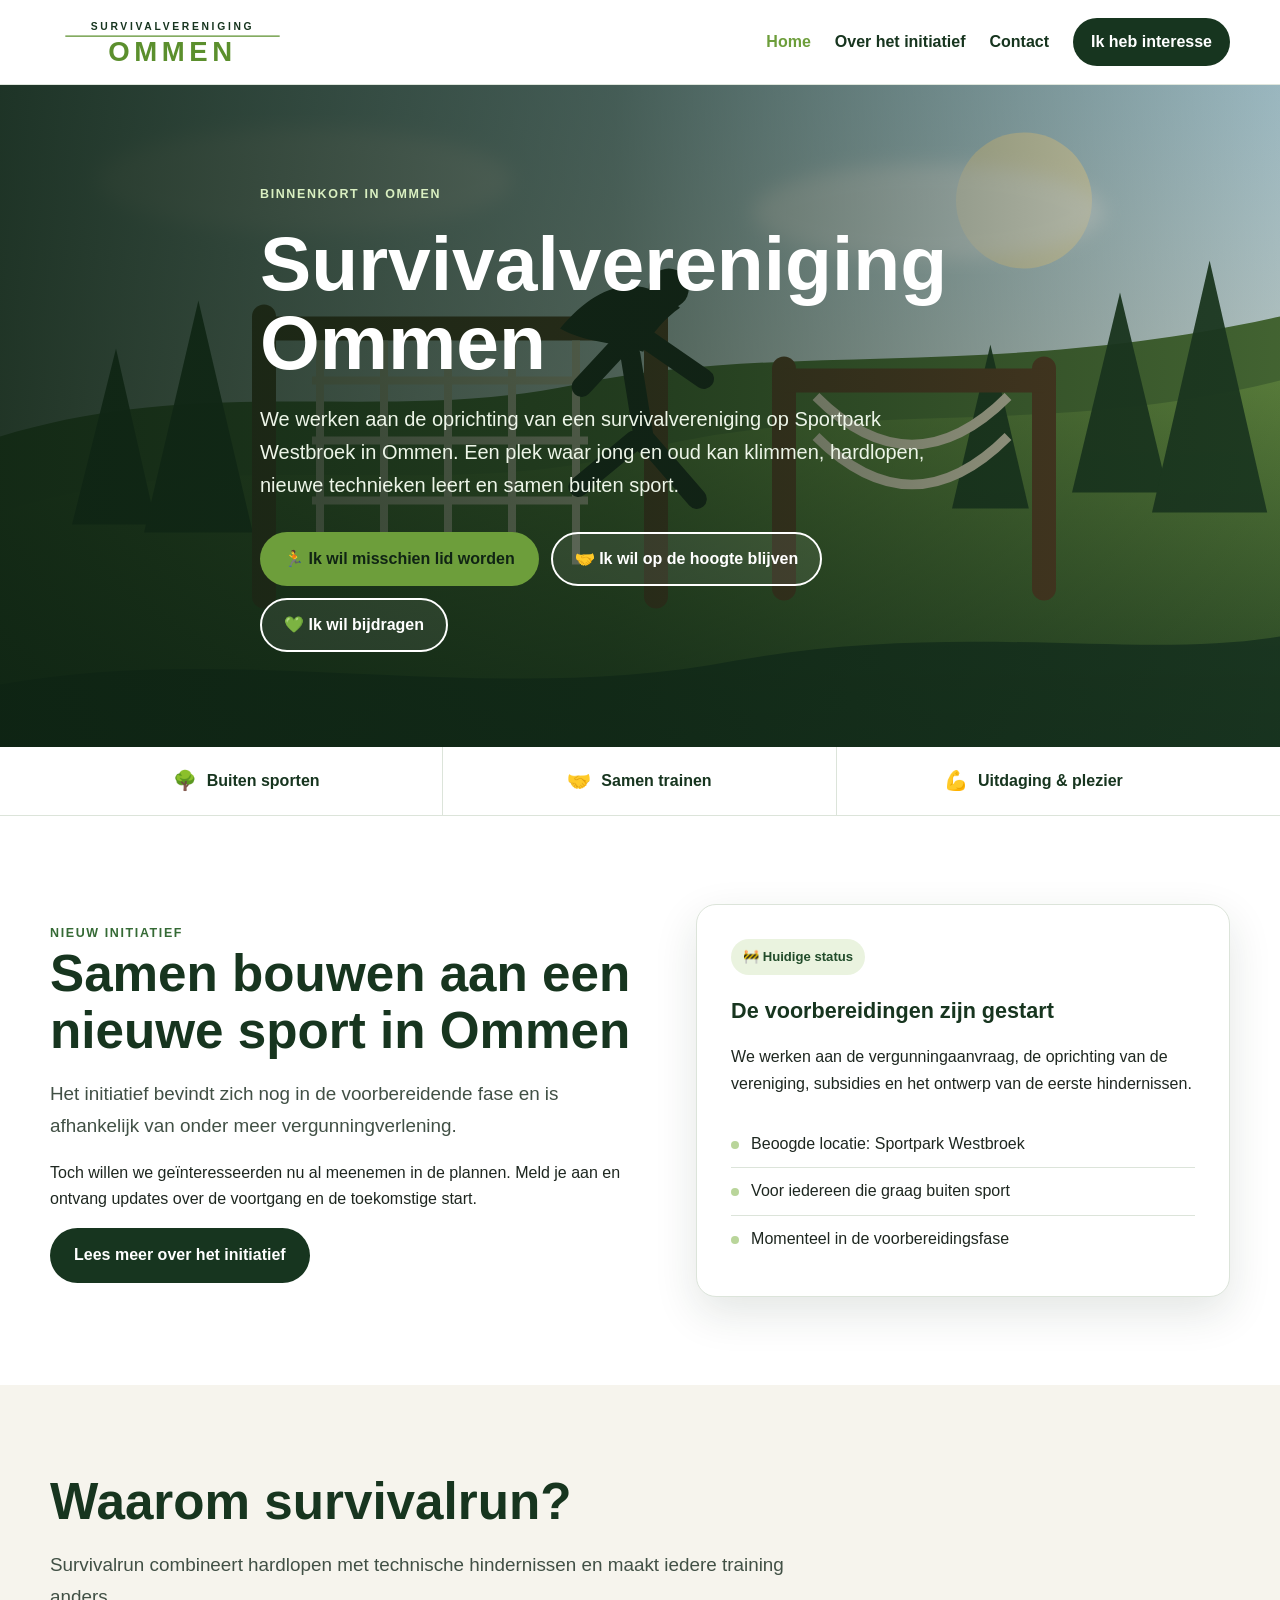
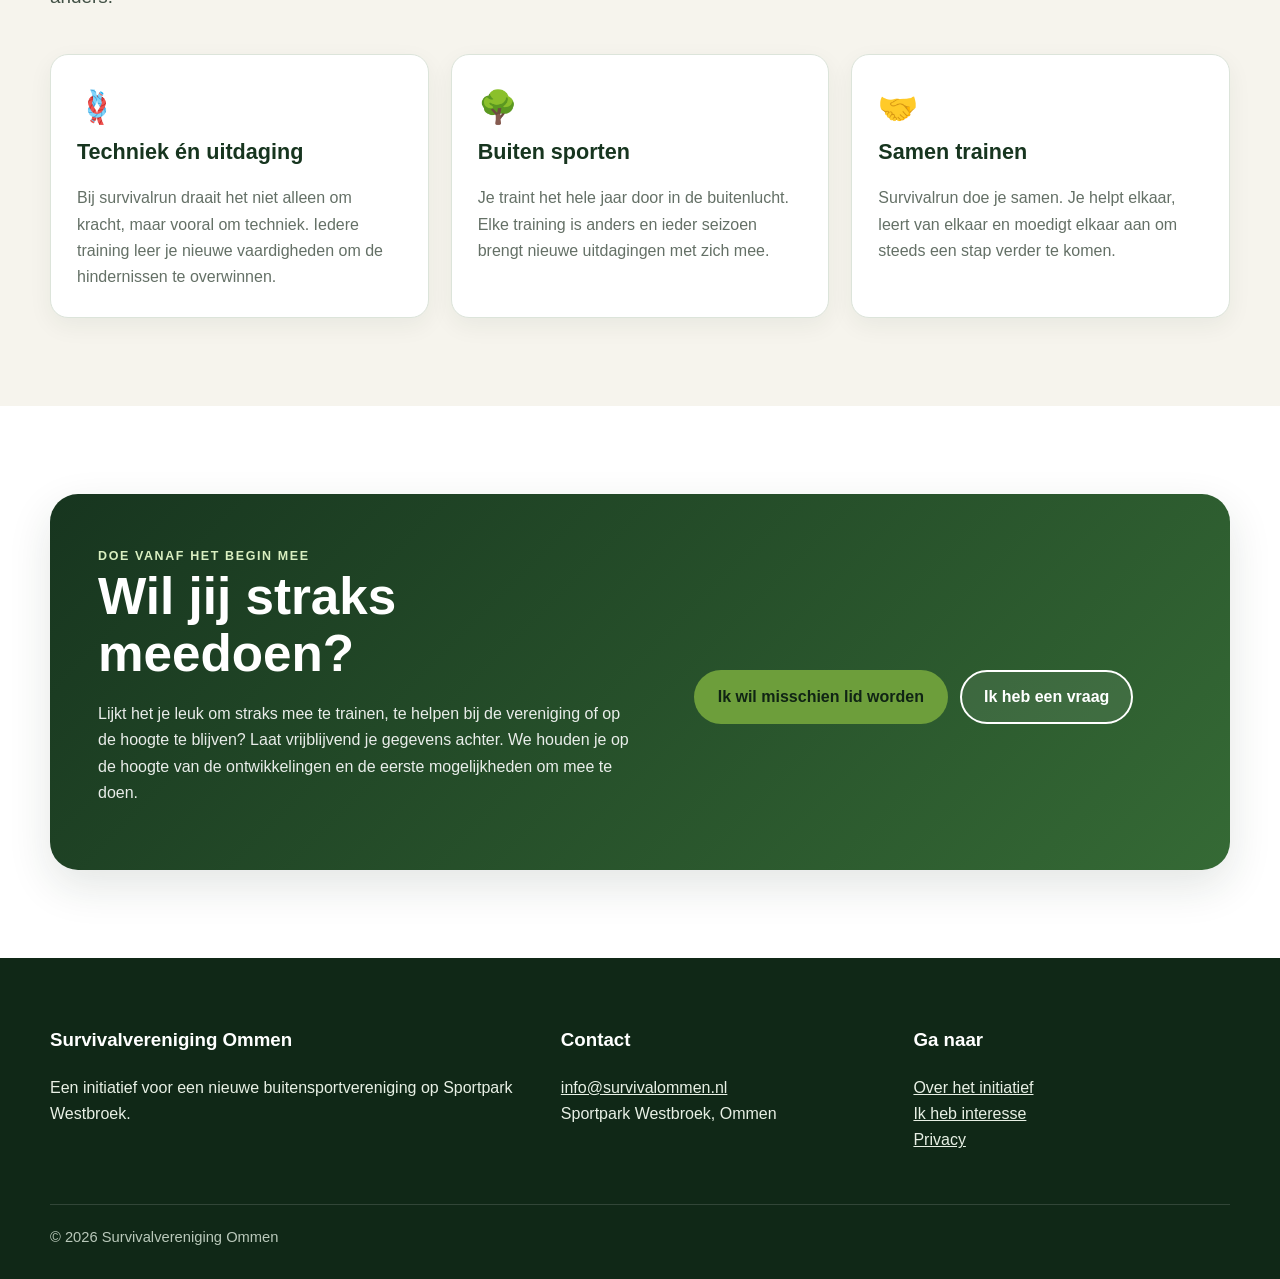
<file: index.html>
<!DOCTYPE html>
<html lang="nl"><head><meta charset="utf-8"/><meta content="width=device-width,initial-scale=1" name="viewport"/><title>Survivalvereniging Ommen | Binnenkort in Ommen</title><meta content="Survivalrun in Ommen is in voorbereiding. Blijf op de hoogte van de plannen voor een nieuwe survivalvereniging op Sportpark Westbroek." name="description"/><link href="assets/images/favicon.svg" rel="icon" type="image/svg+xml"/><link href="assets/css/style.css" rel="stylesheet"/><meta content="Survivalvereniging Ommen" property="og:title"/><meta content="Samen bouwen aan een nieuwe survivalvereniging in Ommen." property="og:description"/><meta content="website" property="og:type"/></head><body><a class="skip-link" href="#main">Ga naar inhoud</a>
<header class="site-header"><div class="container nav-wrap"><a aria-label="Survivalvereniging Ommen, home" class="brand" href="index.html"><img alt="Survivalvereniging Ommen" src="assets/images/logo.svg"/></a><button aria-controls="main-nav" aria-expanded="false" class="menu-button" data-menu-button="">Menu</button><nav aria-label="Hoofdnavigatie" class="main-nav" data-nav="" id="main-nav"><a aria-current="page" href="index.html">Home</a><a href="over-survival-ommen.html">Over het initiatief</a><a href="contact.html">Contact</a><a class="nav-cta" href="interesse.html">Ik heb interesse</a></nav></div></header>
<main id="main"><section class="hero"><div class="hero-media"><img alt="Sfeerbeeld van een survivalbaan in een groene omgeving" src="assets/images/hero-survival.svg"/></div><div class="container hero-content"><span class="eyebrow">Binnenkort in Ommen</span><h1>Survivalvereniging Ommen</h1><p>We werken aan de oprichting van een survivalvereniging op Sportpark Westbroek in Ommen. Een plek waar jong en oud kan klimmen, hardlopen, nieuwe technieken leert en samen buiten sport.</p><div class="button-row"><a class="button button-primary" href="interesse.html">🏃 Ik wil misschien lid worden</a><a class="button button-secondary" href="interesse.html#formulier">🤝 Ik wil op de hoogte blijven</a><a class="button button-secondary" href="contact.html">💚 Ik wil bijdragen</a></div></div></section>
<section aria-label="Kernpunten" class="usp-strip"><div class="container usp-grid"><div class="usp-item"><span class="usp-icon">🌳</span>Buiten sporten</div><div class="usp-item"><span class="usp-icon">🤝</span>Samen trainen</div><div class="usp-item"><span class="usp-icon">💪</span>Uitdaging &amp; plezier</div></div></section>
<section class="section"><div class="container two-col"><div><span class="eyebrow" style="color:var(--green-700)">Nieuw initiatief</span><h2>Samen bouwen aan een nieuwe sport in Ommen</h2><p class="lead">Het initiatief bevindt zich nog in de voorbereidende fase en is afhankelijk van onder meer vergunningverlening.</p><p>Toch willen we geïnteresseerden nu al meenemen in de plannen. Meld je aan en ontvang updates over de voortgang en de toekomstige start.</p><a class="button button-dark" href="over-survival-ommen.html">Lees meer over het initiatief</a></div><div class="status-card"><span class="status-label">🚧 Huidige status</span><h3 style="margin-top:18px">De voorbereidingen zijn gestart</h3><p>We werken aan de vergunningaanvraag, de oprichting van de vereniging, subsidies en het ontwerp van de eerste hindernissen.</p><ul class="check-list"><li>Beoogde locatie: Sportpark Westbroek</li><li>Voor iedereen die graag buiten sport</li><li>Momenteel in de voorbereidingsfase</li></ul></div></div></section>
<section class="section section-soft"><div class="container"><div class="section-head"><h2>Waarom survivalrun?</h2><p class="lead">Survivalrun combineert hardlopen met technische hindernissen en maakt iedere training anders.</p></div><div class="cards"><article class="action-card"><span class="icon">🪢</span><h3>Techniek én uitdaging</h3><p>Bij survivalrun draait het niet alleen om kracht, maar vooral om techniek. Iedere training leer je nieuwe vaardigheden om de hindernissen te overwinnen.</p></article><article class="action-card"><span class="icon">🌳</span><h3>Buiten sporten</h3><p>Je traint het hele jaar door in de buitenlucht. Elke training is anders en ieder seizoen brengt nieuwe uitdagingen met zich mee.</p></article><article class="action-card"><span class="icon">🤝</span><h3>Samen trainen</h3><p>Survivalrun doe je samen. Je helpt elkaar, leert van elkaar en moedigt elkaar aan om steeds een stap verder te komen.</p></article></div></div></section>
<section class="section"><div class="container"><div class="cta-panel"><div class="two-col"><div><span class="eyebrow">Doe vanaf het begin mee</span><h2>Wil jij straks meedoen?</h2><p>Lijkt het je leuk om straks mee te trainen, te helpen bij de vereniging of op de hoogte te blijven? Laat vrijblijvend je gegevens achter. We houden je op de hoogte van de ontwikkelingen en de eerste mogelijkheden om mee te doen.</p></div><div class="button-row"><a class="button button-primary" href="interesse.html">Ik wil misschien lid worden</a><a class="button button-secondary" href="contact.html">Ik heb een vraag</a></div></div></div></div></section></main>
<footer class="site-footer"><div class="container"><div class="footer-grid"><div><h3>Survivalvereniging Ommen</h3><p>Een initiatief voor een nieuwe buitensportvereniging op Sportpark Westbroek.</p></div><div><h3>Contact</h3><p><a href="mailto:info@survivalommen.nl">info@survivalommen.nl</a><br/>Sportpark Westbroek, Ommen</p></div><div><h3>Ga naar</h3><p><a href="over-survival-ommen.html">Over het initiatief</a><br/><a href="interesse.html">Ik heb interesse</a><br/><a href="privacy.html">Privacy</a></p></div></div><div class="footer-bottom">© <span data-year=""></span> Survivalvereniging Ommen</div></div></footer><script src="assets/js/script.js"></script></body></html>
</file>
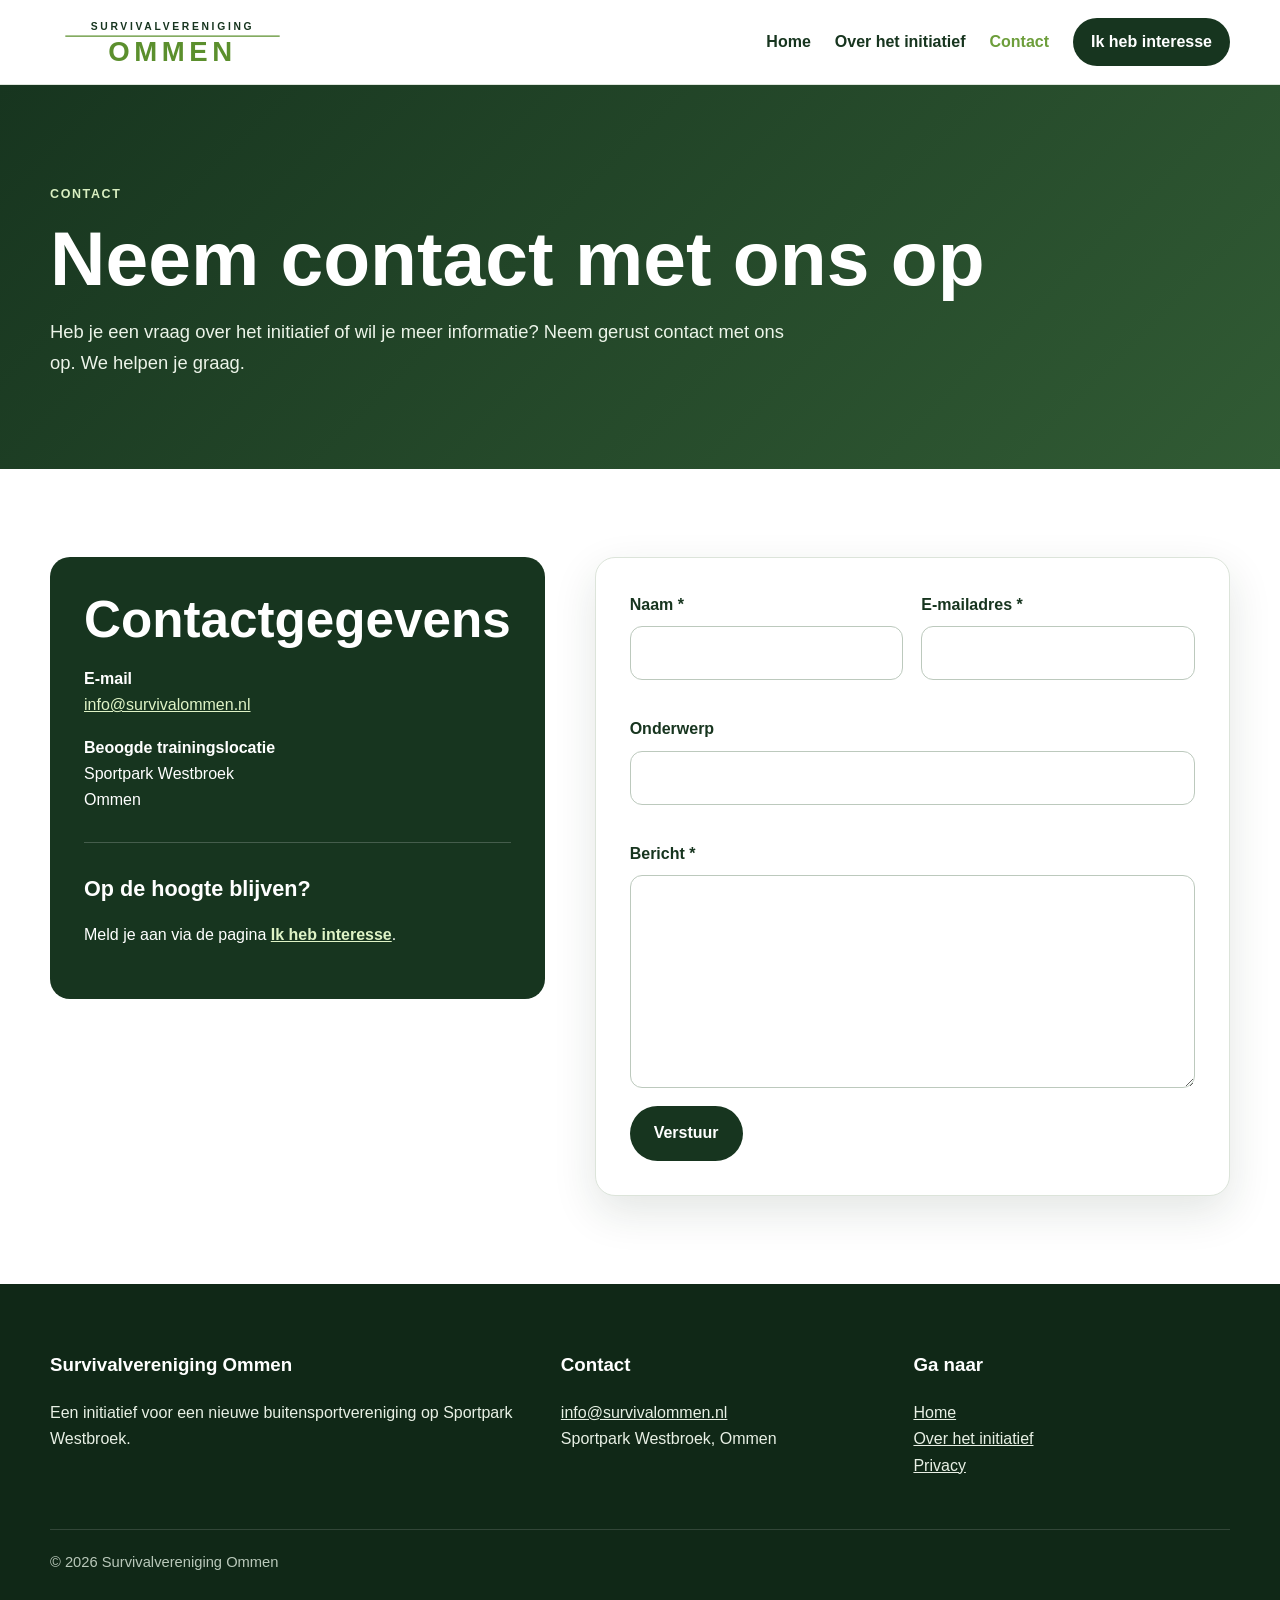
<file: contact.html>
<!DOCTYPE html>
<html lang="nl"><head><meta charset="utf-8"/><meta content="width=device-width,initial-scale=1" name="viewport"/><title>Contact | Survivalvereniging Ommen</title><meta content="Neem contact op met Survivalvereniging Ommen of stel je vraag via het contactformulier." name="description"/><link href="assets/images/favicon.svg" rel="icon" type="image/svg+xml"/><link href="assets/css/style.css" rel="stylesheet"/></head><body><a class="skip-link" href="#main">Ga naar inhoud</a>
<header class="site-header"><div class="container nav-wrap"><a class="brand" href="index.html"><img alt="Survivalvereniging Ommen" src="assets/images/logo.svg"/></a><button aria-controls="main-nav" aria-expanded="false" class="menu-button" data-menu-button="">Menu</button><nav class="main-nav" data-nav="" id="main-nav"><a href="index.html">Home</a><a href="over-survival-ommen.html">Over het initiatief</a><a aria-current="page" href="contact.html">Contact</a><a class="nav-cta" href="interesse.html">Ik heb interesse</a></nav></div></header>
<main id="main"><section class="page-hero"><div class="container"><span class="eyebrow">Contact</span><h1>Neem contact met ons op</h1><p>Heb je een vraag over het initiatief of wil je meer informatie? Neem gerust contact met ons op. We helpen je graag.</p></div></section>
<section class="section"><div class="container form-shell"><aside class="contact-panel"><h2>Contactgegevens</h2><p><strong>E-mail</strong><br/><a href="mailto:info@survivalommen.nl">info@survivalommen.nl</a></p><p><strong>Beoogde trainingslocatie</strong><br/>Sportpark Westbroek<br/>Ommen</p><hr style="border:0;border-top:1px solid rgba(255,255,255,.2);margin:28px 0"/><h3 style="color:#fff">Op de hoogte blijven?</h3><p>Meld je aan via de pagina <a href="interesse.html"><strong>Ik heb interesse</strong></a>.</p></aside>
<form action="https://formspree.io/f/mwvggwoa" class="contact-form" method="POST"><input name="_subject" type="hidden" value="Nieuw contactbericht via survivalommen.nl"/><input name="formulier" type="hidden" value="Contactformulier"/><div class="honeypot" style="display:none"><input autocomplete="off" name="_gotcha" tabindex="-1" type="text"/></div><div class="form-grid"><div class="form-group"><label for="contact-naam">Naam *</label><input autocomplete="name" id="contact-naam" name="naam" required="" type="text"/></div><div class="form-group"><label for="contact-email">E-mailadres *</label><input autocomplete="email" id="contact-email" name="email" required="" type="email"/></div><div class="form-group full"><label for="contact-onderwerp">Onderwerp</label><input id="contact-onderwerp" name="onderwerp" type="text"/></div><div class="form-group full"><label for="contact-bericht">Bericht *</label><textarea id="contact-bericht" name="bericht" required="" rows="7"></textarea></div></div><button class="button button-dark" type="submit">Verstuur</button></form></div></section></main>
<footer class="site-footer"><div class="container"><div class="footer-grid"><div><h3>Survivalvereniging Ommen</h3><p>Een initiatief voor een nieuwe buitensportvereniging op Sportpark Westbroek.</p></div><div><h3>Contact</h3><p><a href="mailto:info@survivalommen.nl">info@survivalommen.nl</a><br/>Sportpark Westbroek, Ommen</p></div><div><h3>Ga naar</h3><p><a href="index.html">Home</a><br/><a href="over-survival-ommen.html">Over het initiatief</a><br/><a href="privacy.html">Privacy</a></p></div></div><div class="footer-bottom">© <span data-year=""></span> Survivalvereniging Ommen</div></div></footer><script src="assets/js/script.js"></script></body></html>
</file>
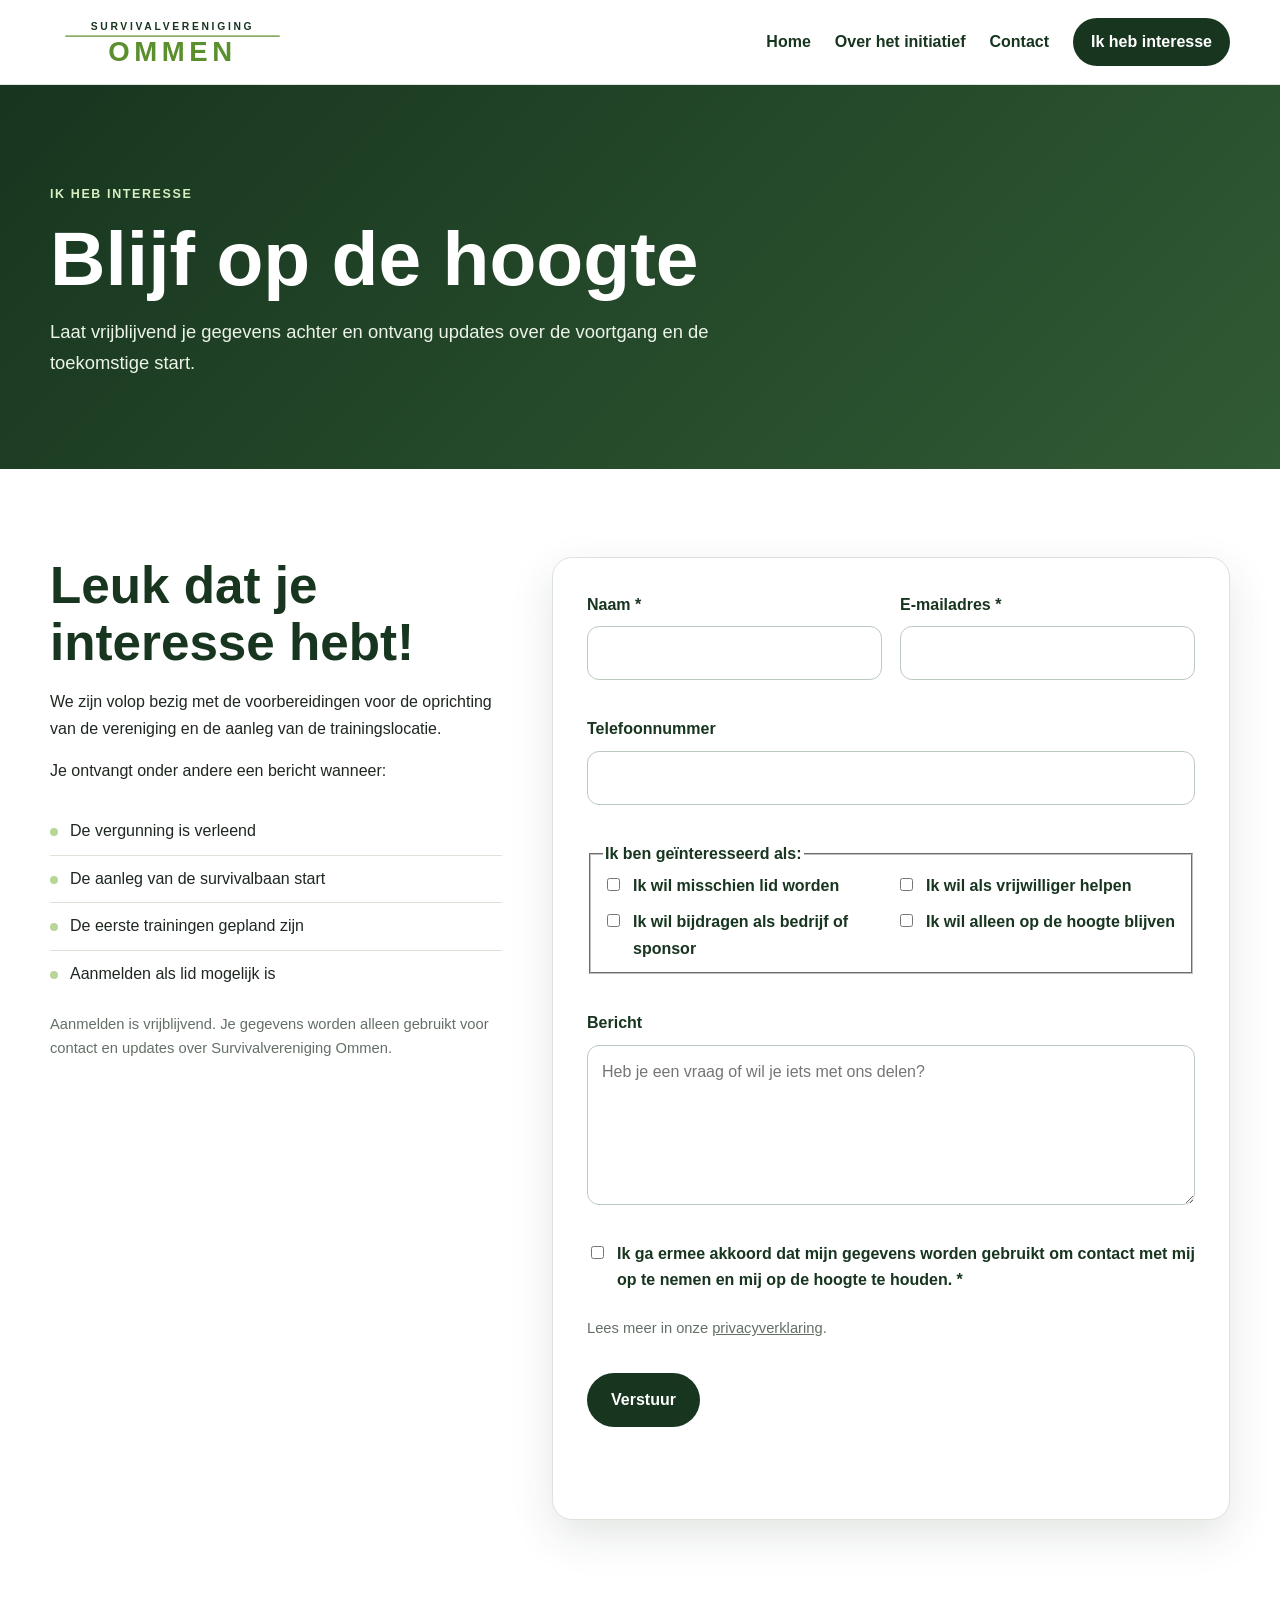
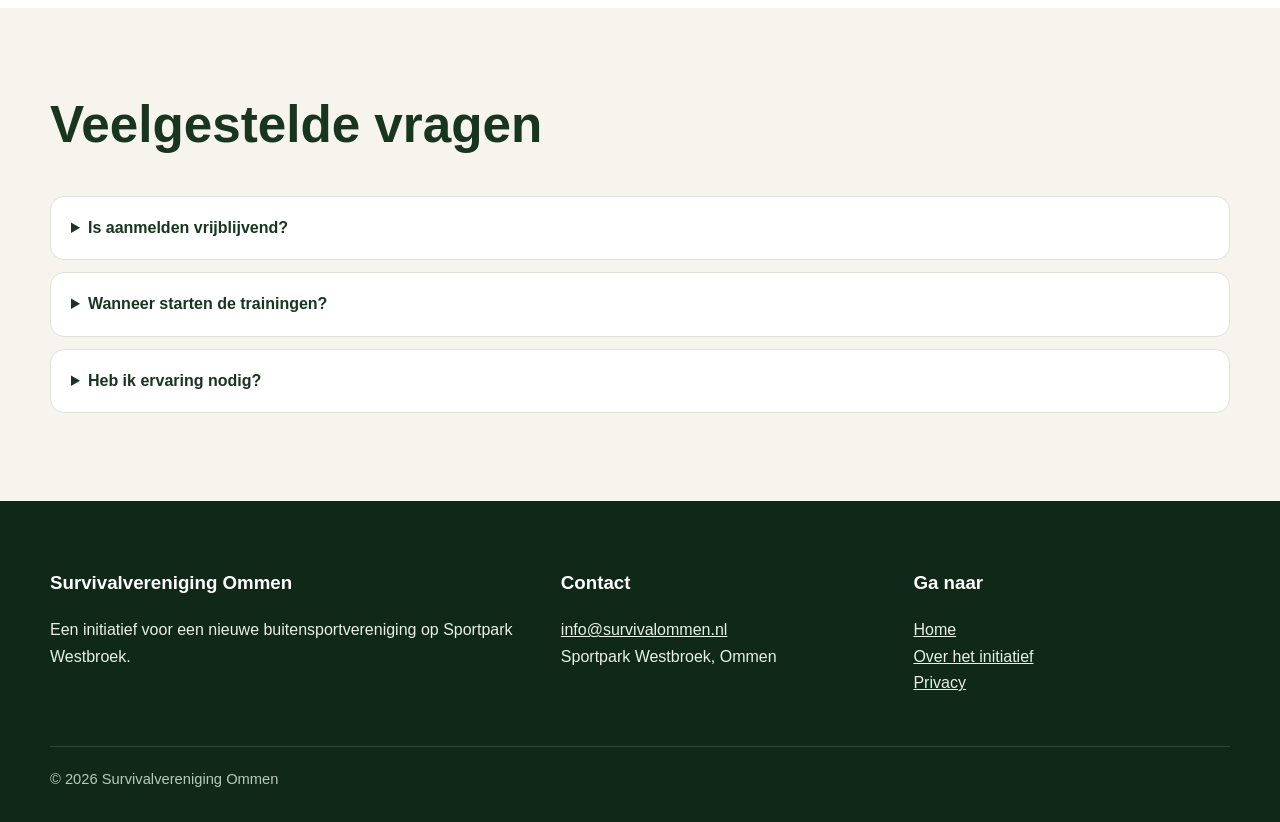
<file: interesse.html>
<!DOCTYPE html>
<html lang="nl"><head><meta charset="utf-8"/><meta content="width=device-width,initial-scale=1" name="viewport"/><title>Blijf op de hoogte | Survivalvereniging Ommen</title><meta content="Meld je vrijblijvend aan en blijf op de hoogte van de ontwikkelingen rond Survivalvereniging Ommen." name="description"/><link href="assets/images/favicon.svg" rel="icon" type="image/svg+xml"/><link href="assets/css/style.css" rel="stylesheet"/></head><body><a class="skip-link" href="#main">Ga naar inhoud</a>
<header class="site-header"><div class="container nav-wrap"><a class="brand" href="index.html"><img alt="Survivalvereniging Ommen" src="assets/images/logo.svg"/></a><button aria-controls="main-nav" aria-expanded="false" class="menu-button" data-menu-button="">Menu</button><nav class="main-nav" data-nav="" id="main-nav"><a href="index.html">Home</a><a href="over-survival-ommen.html">Over het initiatief</a><a href="contact.html">Contact</a><a aria-current="page" class="nav-cta" href="interesse.html">Ik heb interesse</a></nav></div></header>
<main id="main"><section class="page-hero"><div class="container"><span class="eyebrow">Ik heb interesse</span><h1>Blijf op de hoogte</h1><p>Laat vrijblijvend je gegevens achter en ontvang updates over de voortgang en de toekomstige start.</p></div></section>
<section class="section"><div class="container form-shell"><aside><h2>Leuk dat je interesse hebt!</h2><p>We zijn volop bezig met de voorbereidingen voor de oprichting van de vereniging en de aanleg van de trainingslocatie.</p><p>Je ontvangt onder andere een bericht wanneer:</p><ul class="icon-list"><li>De vergunning is verleend</li><li>De aanleg van de survivalbaan start</li><li>De eerste trainingen gepland zijn</li><li>Aanmelden als lid mogelijk is</li></ul><p class="privacy-note">Aanmelden is vrijblijvend. Je gegevens worden alleen gebruikt voor contact en updates over Survivalvereniging Ommen.</p></aside>
<form action="https://formspree.io/f/mwvggwoa" class="contact-form" data-contact-form="" id="formulier" method="POST"><input name="_subject" type="hidden" value="Nieuwe geïnteresseerde via survivalommen.nl"/><input name="formulier" type="hidden" value="Interesseformulier"/><div class="honeypot" style="display:none"><input autocomplete="off" name="_gotcha" tabindex="-1" type="text"/></div><div class="form-grid"><div class="form-group"><label for="interesse-naam">Naam *</label><input autocomplete="name" id="interesse-naam" name="naam" required="" type="text"/></div><div class="form-group"><label for="interesse-email">E-mailadres *</label><input autocomplete="email" id="interesse-email" name="email" required="" type="email"/></div><div class="form-group full"><label for="interesse-telefoon">Telefoonnummer</label><input autocomplete="tel" id="interesse-telefoon" name="telefoonnummer" type="tel"/></div><fieldset class="form-group full"><legend>Ik ben geïnteresseerd als:</legend><div class="checkbox-grid"><label class="checkbox-label"><input name="interesse[]" type="checkbox" value="Misschien lid worden"/>Ik wil misschien lid worden</label><label class="checkbox-label"><input name="interesse[]" type="checkbox" value="Vrijwilliger"/>Ik wil als vrijwilliger helpen</label><label class="checkbox-label"><input name="interesse[]" type="checkbox" value="Bedrijf of sponsor"/>Ik wil bijdragen als bedrijf of sponsor</label><label class="checkbox-label"><input name="interesse[]" type="checkbox" value="Op de hoogte blijven"/>Ik wil alleen op de hoogte blijven</label></div></fieldset><div class="form-group full"><label for="interesse-bericht">Bericht</label><textarea id="interesse-bericht" name="bericht" placeholder="Heb je een vraag of wil je iets met ons delen?" rows="5"></textarea></div><div class="form-group full"><label class="checkbox-label"><input name="akkoord_privacy" required="" type="checkbox" value="Ja"/>Ik ga ermee akkoord dat mijn gegevens worden gebruikt om contact met mij op te nemen en mij op de hoogte te houden. *</label><p class="privacy-note">Lees meer in onze <a href="privacy.html">privacyverklaring</a>.</p></div></div><button class="button button-dark" type="submit">Verstuur</button><p aria-live="polite" class="form-status" data-form-status=""></p></form></div></section>
<section class="section section-soft"><div class="container"><div class="section-head"><h2>Veelgestelde vragen</h2></div><div class="faq"><details><summary>Is aanmelden vrijblijvend?</summary><p>Ja. Je zit nergens aan vast. We gebruiken je gegevens alleen om je op de hoogte te houden van de ontwikkelingen.</p></details><details><summary>Wanneer starten de trainingen?</summary><p>Dat hangt af van de vergunning en de aanleg van de trainingslocatie. Zodra er meer bekend is, informeren we alle geïnteresseerden.</p></details><details><summary>Heb ik ervaring nodig?</summary><p>Nee. Iedereen is welkom. Zowel beginners als ervaren survivalrunners kunnen straks bij ons terecht.</p></details></div></div></section></main>
<footer class="site-footer"><div class="container"><div class="footer-grid"><div><h3>Survivalvereniging Ommen</h3><p>Een initiatief voor een nieuwe buitensportvereniging op Sportpark Westbroek.</p></div><div><h3>Contact</h3><p><a href="mailto:info@survivalommen.nl">info@survivalommen.nl</a><br/>Sportpark Westbroek, Ommen</p></div><div><h3>Ga naar</h3><p><a href="index.html">Home</a><br/><a href="over-survival-ommen.html">Over het initiatief</a><br/><a href="privacy.html">Privacy</a></p></div></div><div class="footer-bottom">© <span data-year=""></span> Survivalvereniging Ommen</div></div></footer><script src="assets/js/script.js"></script></body></html>
</file>
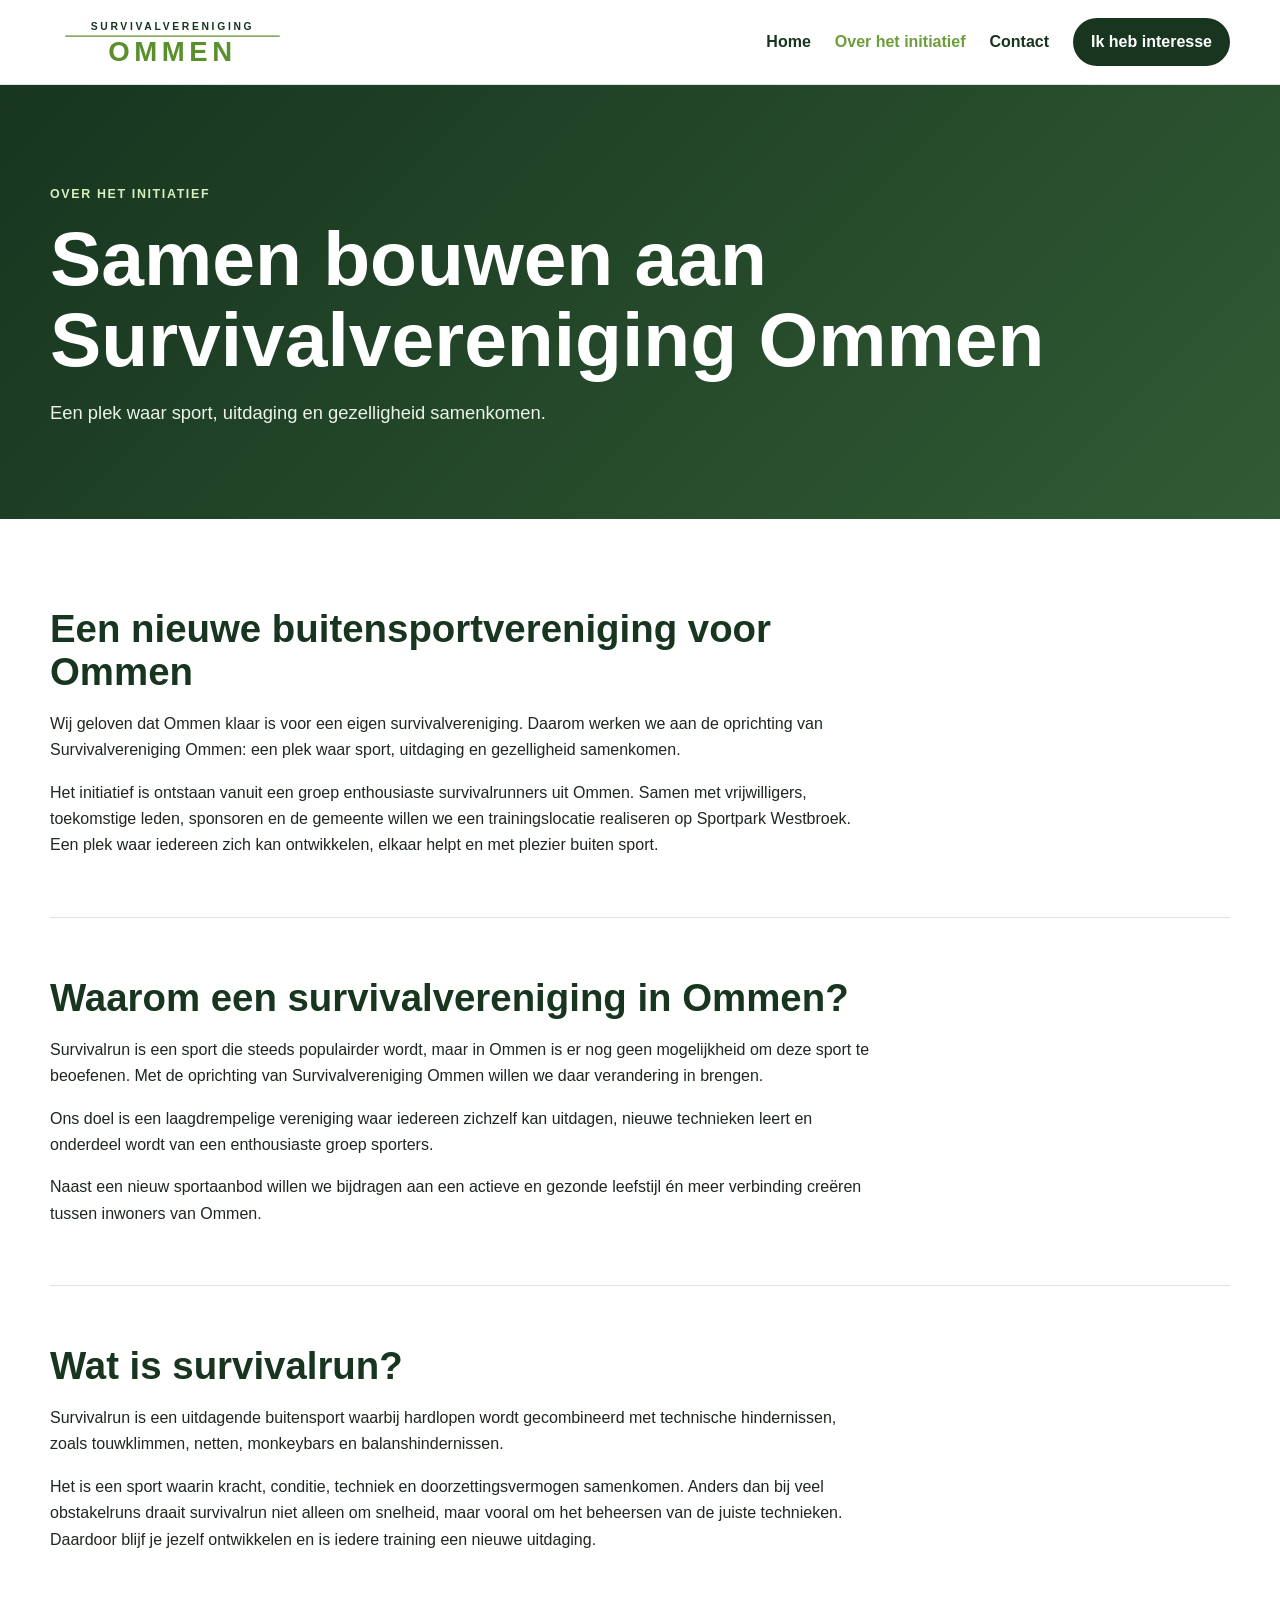
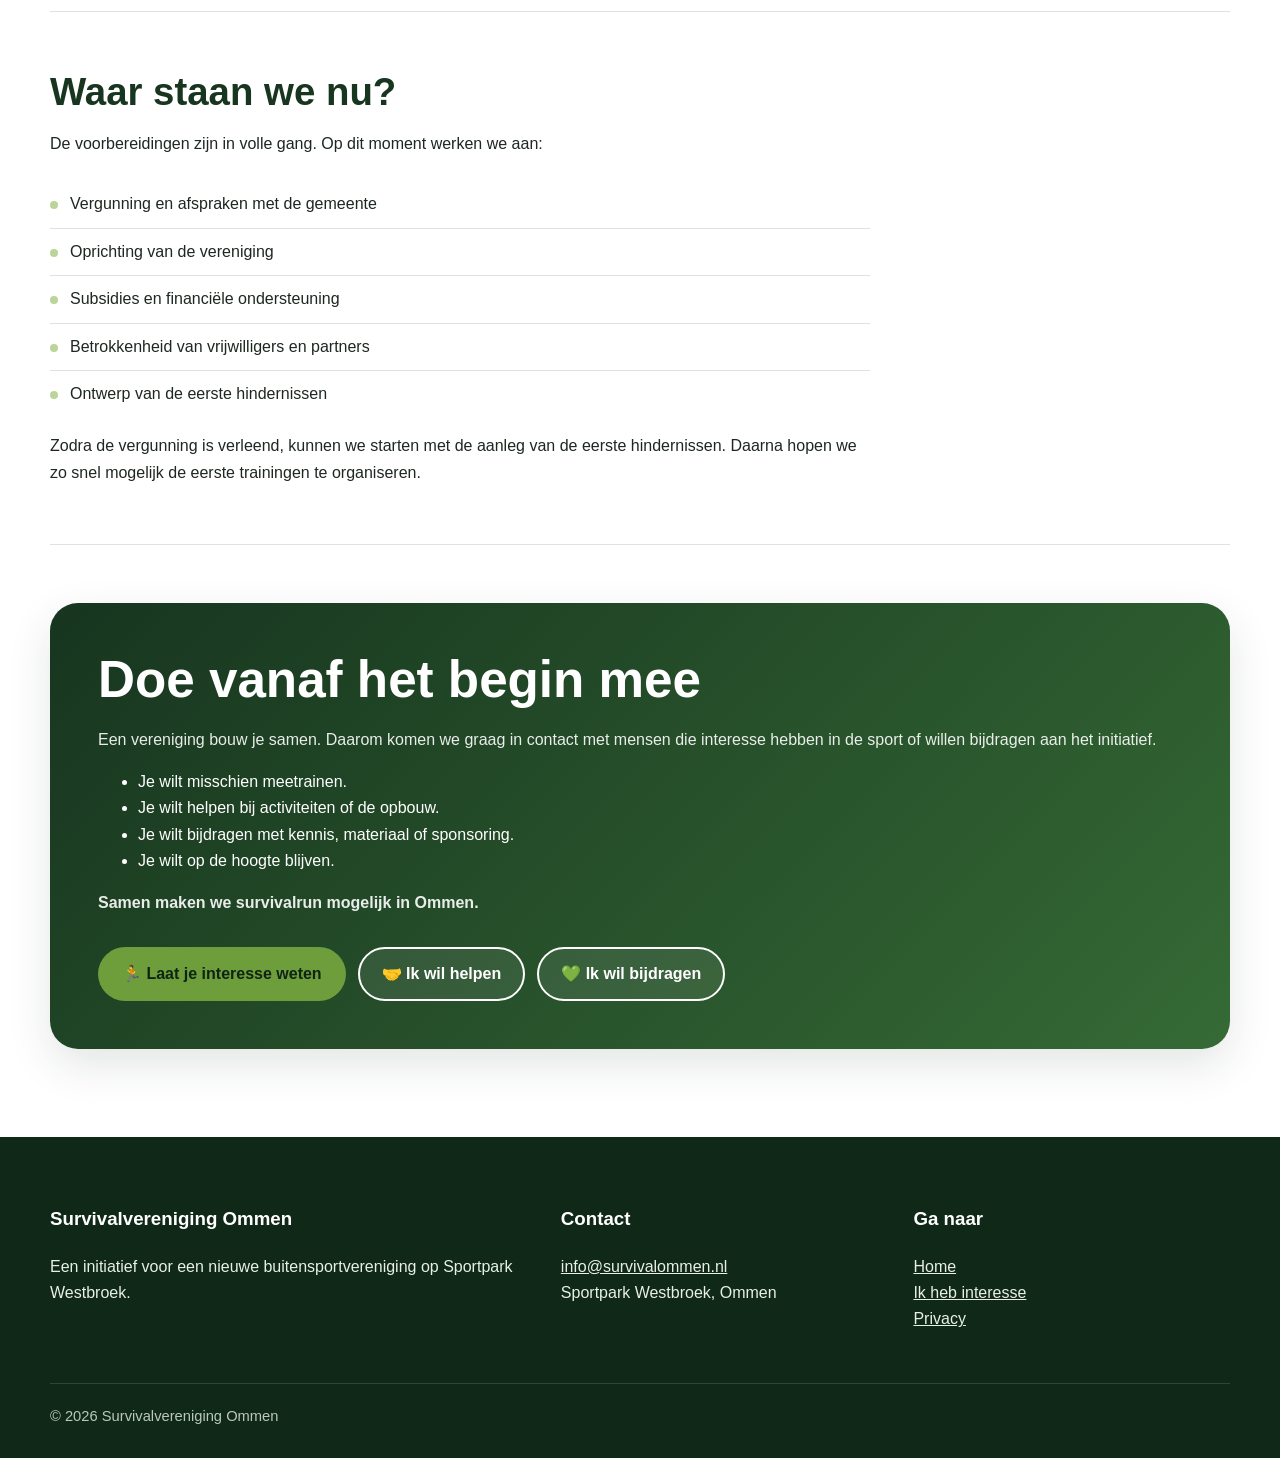
<file: over-survival-ommen.html>
<!DOCTYPE html>
<html lang="nl"><head><meta charset="utf-8"/><meta content="width=device-width,initial-scale=1" name="viewport"/><title>Over het initiatief | Survivalvereniging Ommen</title><meta content="Lees waarom we werken aan Survivalvereniging Ommen, wat survivalrun is en waar het initiatief nu staat." name="description"/><link href="assets/images/favicon.svg" rel="icon" type="image/svg+xml"/><link href="assets/css/style.css" rel="stylesheet"/></head><body><a class="skip-link" href="#main">Ga naar inhoud</a>
<header class="site-header"><div class="container nav-wrap"><a class="brand" href="index.html"><img alt="Survivalvereniging Ommen" src="assets/images/logo.svg"/></a><button aria-controls="main-nav" aria-expanded="false" class="menu-button" data-menu-button="">Menu</button><nav class="main-nav" data-nav="" id="main-nav"><a href="index.html">Home</a><a aria-current="page" href="over-survival-ommen.html">Over het initiatief</a><a href="contact.html">Contact</a><a class="nav-cta" href="interesse.html">Ik heb interesse</a></nav></div></header>
<main id="main"><section class="page-hero"><div class="container"><span class="eyebrow">Over het initiatief</span><h1>Samen bouwen aan Survivalvereniging Ommen</h1><p>Een plek waar sport, uitdaging en gezelligheid samenkomen.</p></div></section>
<section class="section"><div class="container"><div class="content-block"><h2>Een nieuwe buitensportvereniging voor Ommen</h2><p>Wij geloven dat Ommen klaar is voor een eigen survivalvereniging. Daarom werken we aan de oprichting van Survivalvereniging Ommen: een plek waar sport, uitdaging en gezelligheid samenkomen.</p><p>Het initiatief is ontstaan vanuit een groep enthousiaste survivalrunners uit Ommen. Samen met vrijwilligers, toekomstige leden, sponsoren en de gemeente willen we een trainingslocatie realiseren op Sportpark Westbroek. Een plek waar iedereen zich kan ontwikkelen, elkaar helpt en met plezier buiten sport.</p></div><div class="divider"></div><div class="content-block"><h2>Waarom een survivalvereniging in Ommen?</h2><p>Survivalrun is een sport die steeds populairder wordt, maar in Ommen is er nog geen mogelijkheid om deze sport te beoefenen. Met de oprichting van Survivalvereniging Ommen willen we daar verandering in brengen.</p><p>Ons doel is een laagdrempelige vereniging waar iedereen zichzelf kan uitdagen, nieuwe technieken leert en onderdeel wordt van een enthousiaste groep sporters.</p><p>Naast een nieuw sportaanbod willen we bijdragen aan een actieve en gezonde leefstijl én meer verbinding creëren tussen inwoners van Ommen.</p></div><div class="divider"></div><div class="content-block"><div class="content-block"><h2>Wat is survivalrun?</h2><p>Survivalrun is een uitdagende buitensport waarbij hardlopen wordt gecombineerd met technische hindernissen, zoals touwklimmen, netten, monkeybars en balanshindernissen.</p><p>Het is een sport waarin kracht, conditie, techniek en doorzettingsvermogen samenkomen. Anders dan bij veel obstakelruns draait survivalrun niet alleen om snelheid, maar vooral om het beheersen van de juiste technieken. Daardoor blijf je jezelf ontwikkelen en is iedere training een nieuwe uitdaging.</p></div></div><div class="divider"></div><div class="content-block"><h2>Waar staan we nu?</h2><p>De voorbereidingen zijn in volle gang. Op dit moment werken we aan:</p><ul class="icon-list"><li>Vergunning en afspraken met de gemeente</li><li>Oprichting van de vereniging</li><li>Subsidies en financiële ondersteuning</li><li>Betrokkenheid van vrijwilligers en partners</li><li>Ontwerp van de eerste hindernissen</li></ul><p>Zodra de vergunning is verleend, kunnen we starten met de aanleg van de eerste hindernissen. Daarna hopen we zo snel mogelijk de eerste trainingen te organiseren.</p></div><div class="divider"></div><div class="cta-panel"><h2>Doe vanaf het begin mee</h2><p>Een vereniging bouw je samen. Daarom komen we graag in contact met mensen die interesse hebben in de sport of willen bijdragen aan het initiatief.</p><ul><li>Je wilt misschien meetrainen.</li><li>Je wilt helpen bij activiteiten of de opbouw.</li><li>Je wilt bijdragen met kennis, materiaal of sponsoring.</li><li>Je wilt op de hoogte blijven.</li></ul><p><strong>Samen maken we survivalrun mogelijk in Ommen.</strong></p><div class="button-row"><a class="button button-primary" href="interesse.html">🏃 Laat je interesse weten</a><a class="button button-secondary" href="interesse.html#formulier">🤝 Ik wil helpen</a><a class="button button-secondary" href="contact.html">💚 Ik wil bijdragen</a></div></div></div></section></main>
<footer class="site-footer"><div class="container"><div class="footer-grid"><div><h3>Survivalvereniging Ommen</h3><p>Een initiatief voor een nieuwe buitensportvereniging op Sportpark Westbroek.</p></div><div><h3>Contact</h3><p><a href="mailto:info@survivalommen.nl">info@survivalommen.nl</a><br/>Sportpark Westbroek, Ommen</p></div><div><h3>Ga naar</h3><p><a href="index.html">Home</a><br/><a href="interesse.html">Ik heb interesse</a><br/><a href="privacy.html">Privacy</a></p></div></div><div class="footer-bottom">© <span data-year=""></span> Survivalvereniging Ommen</div></div></footer><script src="assets/js/script.js"></script></body></html>
</file>
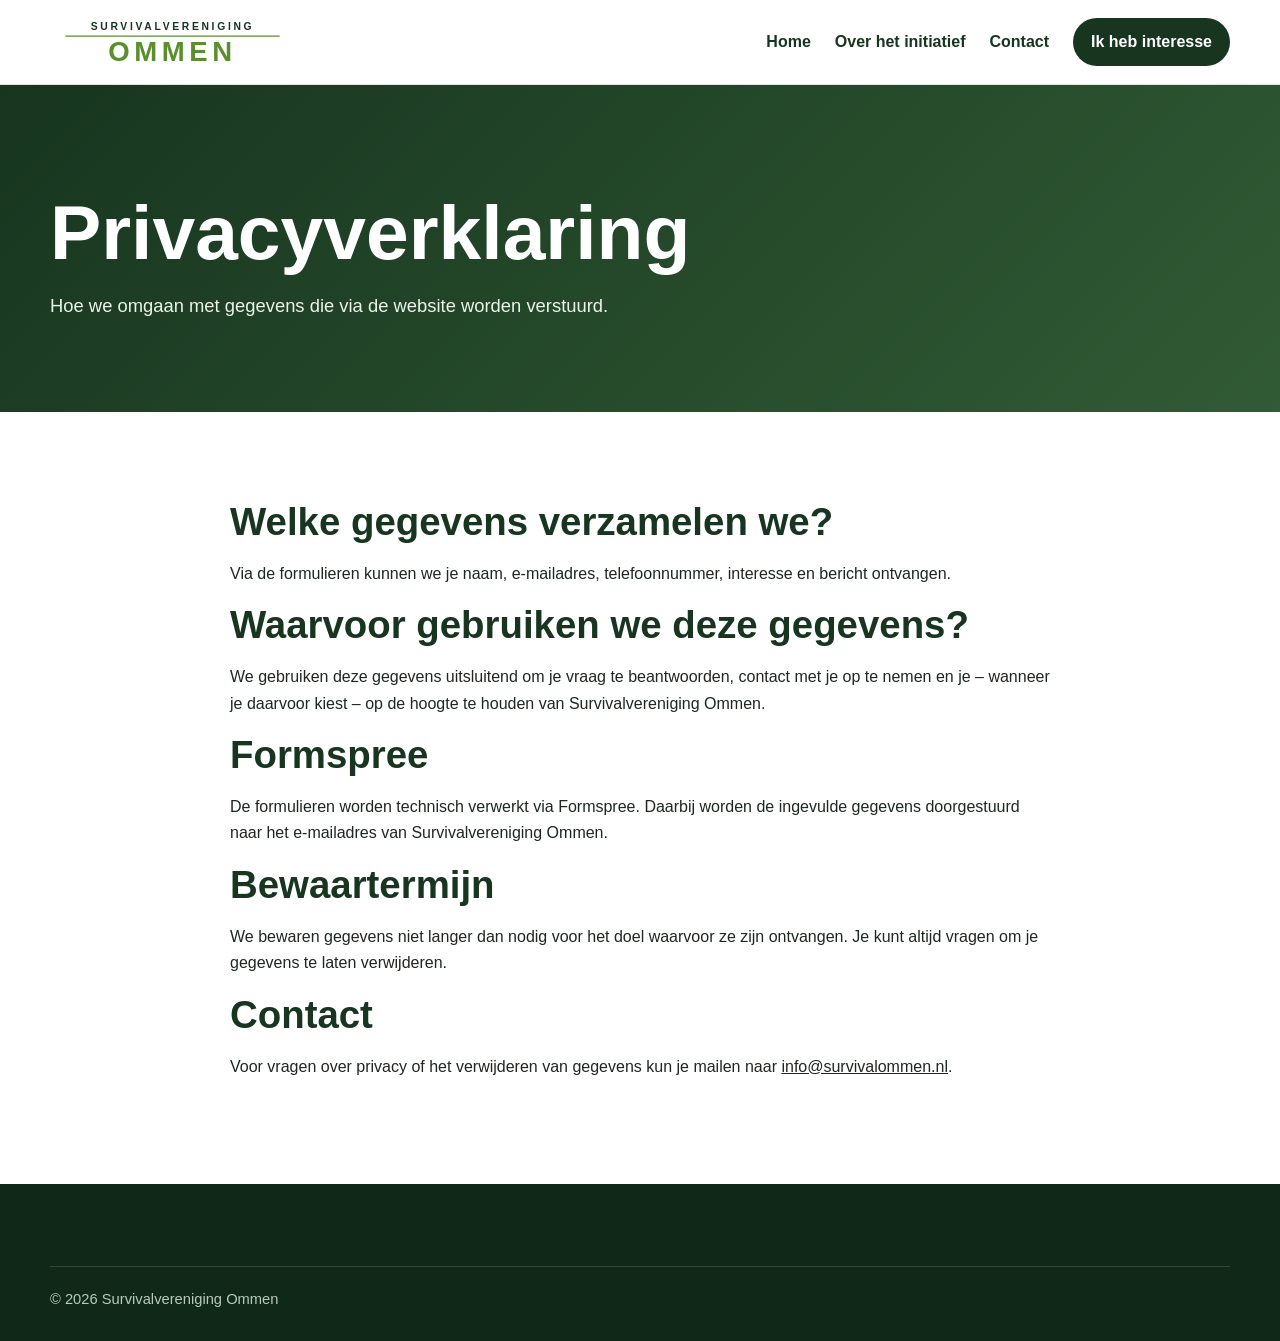
<file: privacy.html>
<!doctype html><html lang="nl"><head><meta charset="utf-8"><meta name="viewport" content="width=device-width,initial-scale=1"><title>Privacy | Survivalvereniging Ommen</title><meta name="description" content="Privacyverklaring van Survivalvereniging Ommen."><link rel="icon" href="assets/images/favicon.svg" type="image/svg+xml"><link rel="stylesheet" href="assets/css/style.css"></head><body><header class="site-header"><div class="container nav-wrap"><a class="brand" href="index.html"><img src="assets/images/logo.svg" alt="Survivalvereniging Ommen"></a><button class="menu-button" data-menu-button aria-expanded="false" aria-controls="main-nav">Menu</button><nav id="main-nav" class="main-nav" data-nav><a href="index.html">Home</a><a href="over-survival-ommen.html">Over het initiatief</a><a href="contact.html">Contact</a><a class="nav-cta" href="interesse.html">Ik heb interesse</a></nav></div></header><main><section class="page-hero"><div class="container"><h1>Privacyverklaring</h1><p>Hoe we omgaan met gegevens die via de website worden verstuurd.</p></div></section><section class="section"><div class="container content-block"><h2>Welke gegevens verzamelen we?</h2><p>Via de formulieren kunnen we je naam, e-mailadres, telefoonnummer, interesse en bericht ontvangen.</p><h2>Waarvoor gebruiken we deze gegevens?</h2><p>We gebruiken deze gegevens uitsluitend om je vraag te beantwoorden, contact met je op te nemen en je – wanneer je daarvoor kiest – op de hoogte te houden van Survivalvereniging Ommen.</p><h2>Formspree</h2><p>De formulieren worden technisch verwerkt via Formspree. Daarbij worden de ingevulde gegevens doorgestuurd naar het e-mailadres van Survivalvereniging Ommen.</p><h2>Bewaartermijn</h2><p>We bewaren gegevens niet langer dan nodig voor het doel waarvoor ze zijn ontvangen. Je kunt altijd vragen om je gegevens te laten verwijderen.</p><h2>Contact</h2><p>Voor vragen over privacy of het verwijderen van gegevens kun je mailen naar <a href="mailto:info@survivalommen.nl">info@survivalommen.nl</a>.</p></div></section></main><footer class="site-footer"><div class="container"><div class="footer-bottom">© <span data-year></span> Survivalvereniging Ommen</div></div></footer><script src="assets/js/script.js"></script></body></html>
</file>
<file: assets/css/style.css>
:root{--green-900:#17351f;--green-800:#214c2a;--green-700:#356a35;--green-500:#6d9e3b;--green-300:#b9d59a;--cream:#f6f4ed;--white:#fff;--ink:#1e2720;--muted:#647066;--border:#dce4da;--shadow:0 16px 44px rgba(23,53,31,.12);--radius:20px;--max:1180px}
*{box-sizing:border-box}html{scroll-behavior:smooth}body{margin:0;font-family:Inter,Arial,Helvetica,sans-serif;color:var(--ink);background:#fff;line-height:1.65}img{max-width:100%;display:block}a{color:inherit}button,input,textarea{font:inherit}.container{width:min(var(--max),calc(100% - 40px));margin-inline:auto}.skip-link{position:absolute;left:-9999px;top:10px;z-index:999;background:#fff;padding:10px 14px}.skip-link:focus{left:10px}
.site-header{position:sticky;top:0;z-index:50;background:rgba(255,255,255,.95);backdrop-filter:blur(12px);border-bottom:1px solid rgba(220,228,218,.9)}.nav-wrap{display:flex;align-items:center;justify-content:space-between;min-height:84px;gap:28px}.brand{display:flex;align-items:center;text-decoration:none}.brand img{width:245px;height:auto}.main-nav{display:flex;align-items:center;gap:24px}.main-nav a{text-decoration:none;font-weight:700;color:var(--green-900)}.main-nav a:hover,.main-nav a[aria-current="page"]{color:var(--green-500)}.nav-cta{background:var(--green-900);color:#fff!important;padding:11px 18px;border-radius:999px}.menu-button{display:none;border:0;background:var(--cream);padding:10px 13px;border-radius:10px;font-weight:800;color:var(--green-900)}
.hero{position:relative;min-height:560px;display:grid;align-items:center;overflow:hidden;background:var(--green-900)}.hero-media{position:absolute;inset:0}.hero-media img{width:100%;height:100%;object-fit:cover}.hero-media:after{content:"";position:absolute;inset:0;background:linear-gradient(90deg,rgba(13,34,18,.9) 0%,rgba(13,34,18,.68) 48%,rgba(13,34,18,.18) 100%)}.hero-content{position:relative;color:#fff;padding:95px 0;max-width:760px}.eyebrow{display:inline-flex;align-items:center;gap:8px;text-transform:uppercase;letter-spacing:.13em;font-size:.78rem;font-weight:900;color:#d9efc1}.hero h1{font-size:clamp(2.6rem,6vw,5.2rem);line-height:1.03;margin:18px 0 20px}.hero p{font-size:clamp(1.05rem,2vw,1.25rem);max-width:720px;color:#edf5e8}.button-row{display:flex;flex-wrap:wrap;gap:12px;margin-top:30px}.button{display:inline-flex;align-items:center;justify-content:center;min-height:50px;padding:12px 22px;border-radius:999px;text-decoration:none;font-weight:900;border:2px solid transparent;cursor:pointer}.button-primary{background:var(--green-500);color:#102414}.button-primary:hover{background:#82b84c}.button-secondary{background:rgba(255,255,255,.08);border-color:#fff;color:#fff}.button-dark{background:var(--green-900);color:#fff}.button-outline{border-color:var(--green-900);color:var(--green-900);background:#fff}
.usp-strip{background:#fff;border-bottom:1px solid var(--border)}.usp-grid{display:grid;grid-template-columns:repeat(3,1fr);gap:0}.usp-item{padding:18px 24px;display:flex;align-items:center;justify-content:center;gap:10px;text-align:center;font-weight:850;color:var(--green-900);border-right:1px solid var(--border)}.usp-item:last-child{border-right:0}.usp-icon{font-size:1.2rem}
.section{padding:88px 0}.section-soft{background:var(--cream)}.section-head{max-width:760px;margin-bottom:42px}.section h2{font-size:clamp(2rem,4vw,3.2rem);line-height:1.12;color:var(--green-900);margin:0 0 18px}.section h3{color:var(--green-900);font-size:1.35rem;margin:0 0 10px}.lead{font-size:1.18rem;color:#415045}.two-col{display:grid;grid-template-columns:1.05fr .95fr;gap:56px;align-items:center}.image-card{border-radius:var(--radius);overflow:hidden;box-shadow:var(--shadow);background:#dbe7cf}.image-card img{width:100%;height:100%;min-height:390px;object-fit:cover}.status-card{background:#fff;border:1px solid var(--border);border-radius:var(--radius);padding:34px;box-shadow:var(--shadow)}.status-label{display:inline-flex;background:#eaf3df;color:var(--green-800);padding:7px 12px;border-radius:999px;font-weight:900;font-size:.82rem}.check-list{padding:0;margin:24px 0 0;list-style:none}.check-list li{display:flex;gap:12px;padding:10px 0;border-bottom:1px solid var(--border)}.check-list li:last-child{border-bottom:0}.check-list li:before{content:"";width:8px;height:8px;margin-top:10px;border-radius:50%;background:var(--green-300);flex-shrink:0}
.icon-list{list-style:none;padding:0;margin:24px 0 0}.icon-list li{display:flex;gap:12px;padding:10px 0;border-bottom:1px solid var(--border)}.icon-list li:last-child{border-bottom:0}.icon-list li:before{content:"";width:8px;height:8px;margin-top:10px;border-radius:50%;background:var(--green-300);flex-shrink:0}
.cta-panel{background:linear-gradient(135deg,var(--green-900),var(--green-700));border-radius:28px;padding:48px;color:#fff;box-shadow:var(--shadow)}.cta-panel h2{color:#fff}.cta-panel p{color:rgba(255,255,255,.9)}.cards{display:grid;grid-template-columns:repeat(3,1fr);gap:22px}.action-card{display:block;text-decoration:none;background:#fff;border:1px solid var(--border);border-radius:18px;padding:26px;transition:.2s ease;box-shadow:0 8px 24px rgba(23,53,31,.06)}.action-card:hover{transform:translateY(-4px);box-shadow:var(--shadow)}.action-card .icon{font-size:2rem}.action-card p{color:var(--muted);margin-bottom:0}.text-link{font-weight:900;color:var(--green-700)}
.page-hero{padding:95px 0 72px;background:linear-gradient(135deg,#17351f,#315b34);color:#fff}.page-hero h1{font-size:clamp(2.7rem,6vw,4.8rem);line-height:1.05;margin:12px 0}.page-hero p{max-width:760px;font-size:1.15rem;color:#ecf4e9}.content-block{max-width:820px}.content-block+.content-block{margin-top:52px}.content-block h2{font-size:clamp(1.8rem,3vw,2.6rem)}.divider{height:1px;background:var(--border);margin:58px 0}.form-shell{display:grid;grid-template-columns:.8fr 1.2fr;gap:50px;align-items:start}.contact-panel{background:var(--green-900);color:#fff;border-radius:var(--radius);padding:34px}.contact-panel h2{color:#fff}.contact-panel a{color:#dff3c6}.contact-form{background:#fff;border:1px solid var(--border);border-radius:var(--radius);padding:34px;box-shadow:var(--shadow)}.form-grid{display:grid;grid-template-columns:1fr 1fr;gap:18px}.form-group{display:flex;flex-direction:column;gap:8px;margin-bottom:18px}.form-group.full{grid-column:1/-1}.form-group label,.contact-form legend{font-weight:850;color:var(--green-900)}input,textarea{width:100%;border:1px solid #bcc9bd;border-radius:12px;padding:13px 14px;background:#fff;color:var(--ink)}input:focus,textarea:focus{outline:3px solid rgba(109,158,59,.25);border-color:var(--green-500)}textarea{resize:vertical}.checkbox-grid{display:grid;grid-template-columns:1fr 1fr;gap:10px}.checkbox-label{display:flex;gap:10px;align-items:flex-start;font-weight:600}.checkbox-label input{width:auto;margin-top:5px}.form-status{min-height:26px;font-weight:800;color:var(--green-700)}.privacy-note{font-size:.92rem;color:var(--muted)}.honeypot{position:absolute!important;left:-9999px!important}
.faq{display:grid;gap:12px}.faq details{border:1px solid var(--border);border-radius:14px;padding:18px 20px;background:#fff}.faq summary{cursor:pointer;font-weight:900;color:var(--green-900)}.faq p{margin-bottom:0}.site-footer{background:#102817;color:#e8f0e5;padding:48px 0 30px}.footer-grid{display:grid;grid-template-columns:1.2fr .8fr .8fr;gap:36px}.footer-grid h3{color:#fff}.footer-grid a{color:#e8f0e5}.footer-bottom{border-top:1px solid rgba(255,255,255,.14);margin-top:34px;padding-top:20px;color:#b9c8ba;font-size:.92rem}
@media(max-width:860px){.menu-button{display:block}.main-nav{display:none;position:absolute;top:84px;left:0;right:0;background:#fff;padding:20px;flex-direction:column;align-items:stretch;border-bottom:1px solid var(--border)}.main-nav.is-open{display:flex}.nav-cta{text-align:center}.two-col,.form-shell{grid-template-columns:1fr}.cards{grid-template-columns:1fr}.usp-grid{grid-template-columns:1fr}.usp-item{border-right:0;border-bottom:1px solid var(--border)}.usp-item:last-child{border-bottom:0}.footer-grid{grid-template-columns:1fr 1fr}.hero{min-height:560px}.hero-media:after{background:rgba(13,34,18,.68)}}
@media(max-width:560px){.container{width:min(var(--max),calc(100% - 28px))}.brand img{width:190px}.hero-content{padding:72px 0}.button-row{flex-direction:column}.button{width:100%}.section{padding:64px 0}.form-grid,.checkbox-grid,.footer-grid{grid-template-columns:1fr}.contact-form,.contact-panel,.cta-panel{padding:25px}.page-hero{padding:72px 0 56px}}
</file>
